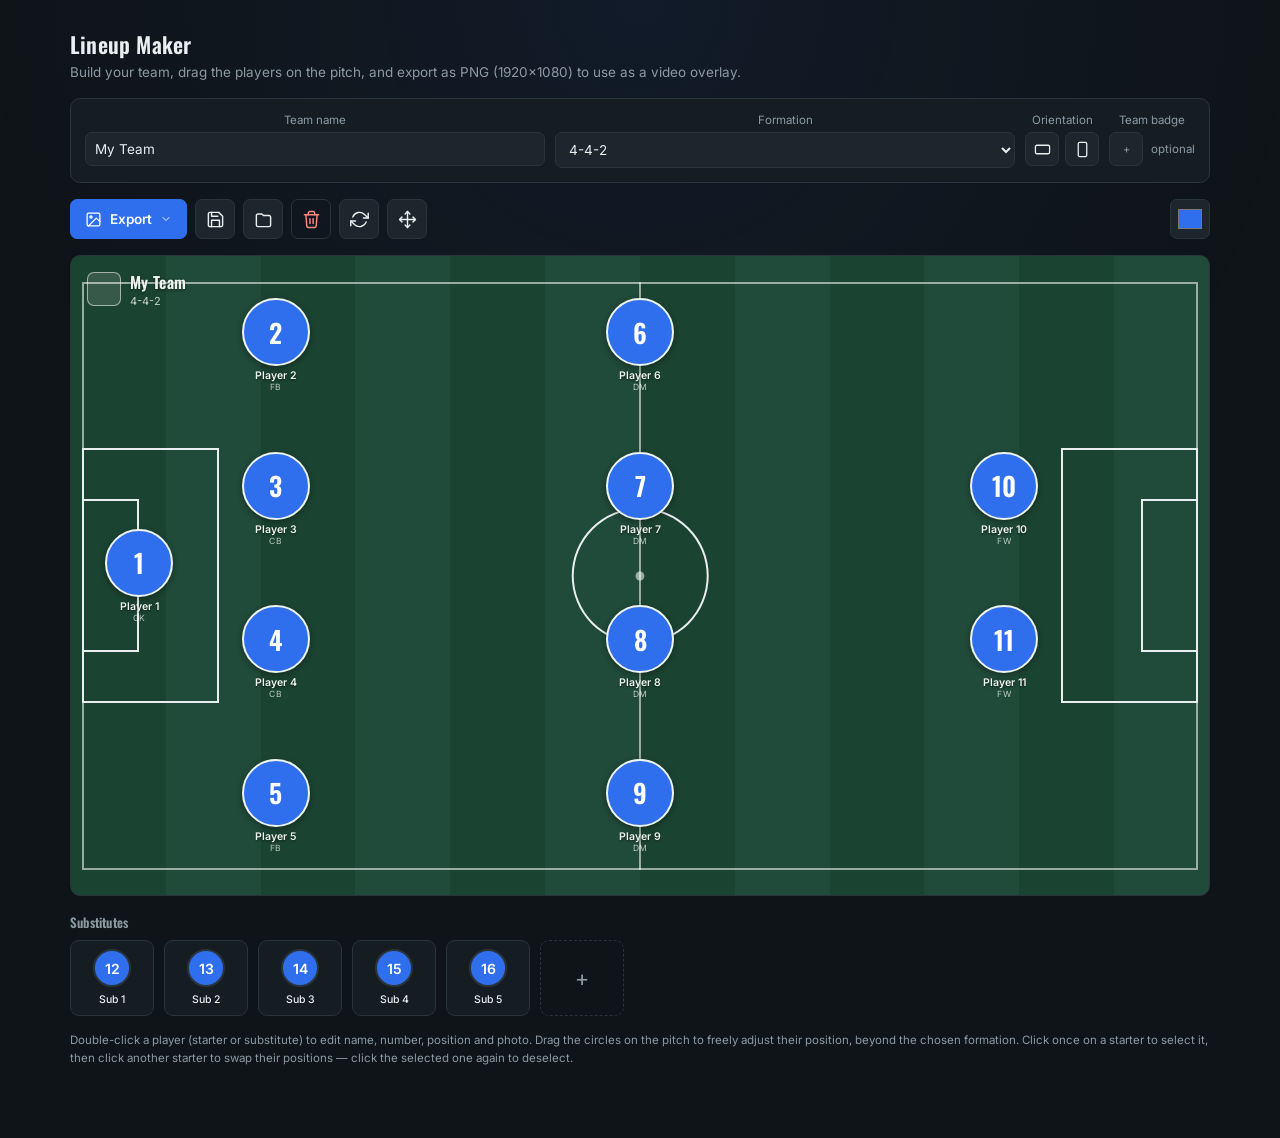
<file: escalação.html>
<!DOCTYPE html>
<html lang="en">
<head>
<meta charset="UTF-8">
<title>Lineup Maker</title>
<link rel="preconnect" href="https://fonts.googleapis.com">
<link href="https://fonts.googleapis.com/css2?family=Oswald:wght@500;600;700&family=Inter:wght@400;500;600;700&display=swap" rel="stylesheet">
<link rel="stylesheet" href="styles/base.css">
<link rel="stylesheet" href="styles/pitch.css">
<link rel="stylesheet" href="styles/bench.css">
<link rel="stylesheet" href="styles/modal.css">
</head>
<body>
<div class="app">

  <div class="top">
    <div>
      <h1>Lineup Maker</h1>
      <p>Build your team, drag the players on the pitch, and export as PNG (1920×1080) to use as a video overlay.</p>
    </div>
  </div>

  <div class="controls">
    <div class="field" id="teamNameField" style="position:relative;">
      <label>Team name</label>
      <input type="text" id="teamName" placeholder="E.g.: Liverpool" value="My Team">
      <div class="team-suggestions" id="teamSuggestions" hidden></div>
    </div>
    <div class="field">
      <label>Formation</label>
      <select id="formationSelect">
        <optgroup label="Back two">
          <option value="2-3-4-1">2-3-4-1</option>
        </optgroup>
        <optgroup label="Back four">
          <option value="4-4-2">4-4-2</option>
          <option value="4-3-3">4-3-3</option>
          <option value="4-2-3-1">4-2-3-1</option>
          <option value="4-1-4-1">4-1-4-1</option>
          <option value="4-3-1-2">4-3-1-2</option>
          <option value="4-4-1-1">4-4-1-1</option>
          <option value="4-5-1">4-5-1</option>
          <option value="4-2-2-2">4-2-2-2</option>
          <option value="4-3-2-1">4-3-2-1</option>
          <option value="4-1-3-2">4-1-3-2</option>
          <option value="4-1-2-3">4-1-2-3</option>
          <option value="4-2-4">4-2-4</option>
          <option value="4-2-1-3">4-2-1-3</option>
        </optgroup>
        <optgroup label="Back three">
          <option value="3-5-2">3-5-2</option>
          <option value="3-4-3">3-4-3</option>
          <option value="3-4-2-1">3-4-2-1</option>
          <option value="3-4-1-2">3-4-1-2</option>
          <option value="3-1-4-2">3-1-4-2</option>
          <option value="3-5-1-1">3-5-1-1</option>
          <option value="3-3-1-3">3-3-1-3</option>
          <option value="3-3-3-1">3-3-3-1</option>
          <option value="3-2-4-1">3-2-4-1</option>
        </optgroup>
        <optgroup label="Back five">
          <option value="5-3-2">5-3-2</option>
          <option value="5-2-3">5-2-3</option>
          <option value="5-4-1">5-4-1</option>
        </optgroup>
      </select>
    </div>
    <div class="field field-narrow">
      <label>Orientation</label>
      <div class="orientation-toggle" id="orientationToggle">
        <button type="button" class="icon-btn orientation-btn" id="orientLandscapeBtn" data-tip="Landscape (16:9)" aria-label="Landscape (16:9)" aria-pressed="true">
          <svg viewBox="0 0 24 24"><rect x="2" y="6" width="20" height="12" rx="2"/></svg>
        </button>
        <button type="button" class="icon-btn orientation-btn" id="orientPortraitBtn" data-tip="Portrait (9:16)" aria-label="Portrait (9:16)" aria-pressed="false">
          <svg viewBox="0 0 24 24"><rect x="6" y="2" width="12" height="20" rx="2"/></svg>
        </button>
      </div>
    </div>
    <div class="field field-narrow">
      <label>Team badge</label>
      <div style="display:flex;align-items:center;gap:8px;">
        <div class="badge-upload" id="badgeUpload">+</div>
        <input type="file" id="badgeFile" accept="image/*">
        <span style="font-size:11.5px;color:var(--muted);">optional</span>
      </div>
    </div>
  </div>

  <div class="actions-row">
    <div class="export-wrap" id="exportWrap">
      <button class="export-btn" id="exportMainBtn" aria-haspopup="true" aria-expanded="false">
        <svg viewBox="0 0 24 24"><rect x="3" y="3" width="18" height="18" rx="2"/><circle cx="8.5" cy="8.5" r="1.5"/><path d="M21 15l-5-5L5 21"/></svg>
        Export
        <svg class="chev" viewBox="0 0 24 24" stroke-width="2.5"><path d="M6 9l6 6 6-6"/></svg>
      </button>
      <div class="export-menu" id="exportMenu" role="menu">
        <button class="export-item" id="exportBtn" role="menuitem">
          <svg viewBox="0 0 24 24"><rect x="3" y="3" width="18" height="18" rx="2"/><circle cx="8.5" cy="8.5" r="1.5"/><path d="M21 15l-5-5L5 21"/></svg>
          <span class="label"><b id="exportBtnLabel">Export PNG (16:9)</b><span>Full lineup, pitch and name list</span></span>
        </button>
        <button class="export-item" id="exportIconsBtn" role="menuitem">
          <svg viewBox="0 0 24 24"><rect x="4" y="4" width="16" height="16" rx="3" stroke-dasharray="3 2.6"/><circle cx="12" cy="12" r="4.4" fill="currentColor" stroke="none"/></svg>
          <span class="label"><b>Export icons</b><span>Transparent background</span></span>
        </button>
        <button class="export-item" id="exportNoPitchBtn" role="menuitem">
          <svg viewBox="0 0 24 24"><rect x="3" y="3" width="18" height="18" rx="2"/><path d="M12 3v18"/><circle cx="12" cy="12" r="3.2"/><path d="M4 4l16 16" stroke-width="2"/></svg>
          <span class="label"><b>Export without pitch</b><span>Transparent pitch, keeps name list</span></span>
        </button>
      </div>
    </div>
    <button class="icon-btn" id="saveBtn" data-tip="Save lineup" aria-label="Save lineup">
      <svg viewBox="0 0 24 24"><path d="M19 21H5a2 2 0 0 1-2-2V5a2 2 0 0 1 2-2h11l5 5v11a2 2 0 0 1-2 2Z"/><path d="M17 21v-8H7v8"/><path d="M7 3v5h8"/></svg>
    </button>
    <button class="icon-btn" id="loadBtn" data-tip="Load lineup" aria-label="Load lineup">
      <svg viewBox="0 0 24 24"><path d="M3 7v12a2 2 0 0 0 2 2h14a2 2 0 0 0 2-2V9a2 2 0 0 0-2-2h-7l-2-2H5a2 2 0 0 0-2 2Z"/></svg>
    </button>
    <input type="file" id="loadFile" accept="application/json,.json">
    <button class="icon-btn ghost danger" id="resetBtn" data-tip="Clear all" aria-label="Clear all">
      <svg viewBox="0 0 24 24"><path d="M3 6h18"/><path d="M8 6V4a2 2 0 0 1 2-2h4a2 2 0 0 1 2 2v2"/><path d="M19 6l-1 14a2 2 0 0 1-2 2H8a2 2 0 0 1-2-2L5 6"/><path d="M10 11v6"/><path d="M14 11v6"/></svg>
    </button>
    <button class="icon-btn" id="resetPositionsBtn" data-tip="Reset positions" aria-label="Reset positions">
      <svg viewBox="0 0 24 24"><polyline points="23 4 23 10 17 10"/><polyline points="1 20 1 14 7 14"/><path d="M3.51 9a9 9 0 0 1 14.85-3.36L23 10M1 14l4.64 4.36A9 9 0 0 0 20.49 15"/></svg>
    </button>
    <button class="icon-btn" id="dragToggleBtn" data-tip="Enable drag" aria-label="Enable drag" aria-pressed="false">
      <svg viewBox="0 0 24 24"><polyline points="5 9 2 12 5 15"/><polyline points="9 5 12 2 15 5"/><polyline points="15 19 12 22 9 19"/><polyline points="19 9 22 12 19 15"/><line x1="2" y1="12" x2="22" y2="12"/><line x1="12" y1="2" x2="12" y2="22"/></svg>
    </button>
    <input type="color" class="icon-btn color-swatch-btn" id="teamColor" value="#2f6fed" data-tip="Color" aria-label="Color">
  </div>

  <div class="pitch-wrap" id="pitchWrap">
    <img class="pitch-badge-watermark" id="pitchBadgeWatermark" hidden>
    <div class="pl pl-boundary"></div>
    <div class="pl pl-halfline"></div>
    <div class="pl pl-circle"></div>
    <div class="pl pl-dot"></div>
    <div class="pl pl-box pl-box-left"></div>
    <div class="pl pl-box pl-box-left-small"></div>
    <div class="pl pl-box pl-box-right"></div>
    <div class="pl pl-box pl-box-right-small"></div>
    <div class="header-tag">
      <div class="hbadge" id="hbadgeShow"></div>
      <div class="htext">
        <div class="hname" id="hnameShow">My Team</div>
        <div class="hform" id="hformShow">4-4-2</div>
      </div>
    </div>
    <!-- tokens injected by JS -->
  </div>

  <div class="bench-section">
    <h2>Substitutes</h2>
    <div class="bench-strip" id="benchStrip"></div>
  </div>

  <p class="hint">Double-click a player (starter or substitute) to edit name, number, position and photo. Drag the circles on the pitch to freely adjust their position, beyond the chosen formation. Click once on a starter to select it, then click another starter to swap their positions — click the selected one again to deselect.</p>
</div>

<div class="modal-overlay" id="modalOverlay">
  <div class="modal">
    <h3 id="modalTitle">Edit player</h3>
    <div class="photo-picker">
      <div class="prev" id="modalPhotoPrev">photo</div>
      <div>
        <button class="btn small" id="modalPhotoBtn">Upload photo</button>
        <input type="file" id="modalPhotoFile" accept="image/*">
      </div>
    </div>
    <div class="row2">
      <div class="field">
        <label>Number</label>
        <input type="text" id="modalNumber" maxlength="2">
      </div>
      <div class="field">
        <label>Position</label>
        <input type="text" id="modalPos" maxlength="4">
      </div>
    </div>
    <div class="field">
      <label>Name</label>
      <input type="text" id="modalName" maxlength="22">
      <div class="name-suggestions" id="nameSuggestions" hidden></div>
    </div>
    <div class="modal-actions">
      <button class="btn ghost danger" id="modalRemovePhoto">Remove photo</button>
      <div style="display:flex;gap:8px;">
        <button class="btn ghost" id="modalCancel">Cancel</button>
        <button class="btn primary" id="modalSave">Save</button>
      </div>
    </div>
  </div>
</div>

<canvas id="exportCanvas" width="1280" height="720" style="display:none;"></canvas>

<script src="scripts/formation.js"></script>
<script src="scripts/state.js"></script>
<script src="scripts/media-utils.js"></script>
<script src="scripts/player-search.js"></script>
<script src="scripts/render.js"></script>
<script src="scripts/modal.js"></script>
<script src="scripts/controls.js"></script>
<script src="scripts/canvas-export.js"></script>
<script src="scripts/persistence.js"></script>
<script src="scripts/main.js"></script>
</body>
</html>
</file>
<file: styles/base.css>
:root{
  --ink:#0f1418;
  --panel:#161d22;
  --panel-2:#1d262c;
  --line:#2a343b;
  --text:#e9eef0;
  --muted:#8b9aa3;
  --pitch-a:#1b4332;
  --pitch-b:#204a3a;
  --chalk:#eef4ef;
  --accent:#2f6fed;
  --radius:10px;
  --kit-tint:#2f6fed;
}
*{box-sizing:border-box;}
/* wipe radial: usado quando a foto de um jogador é salva no modal, aplicado
   via JS só no ícone que de fato mudou (ver modalSave) — não é passivo em
   cima de qualquer <img> pra não repetir a cada re-render da tela inteira */
@keyframes photoWipeIn{
  from{ clip-path:circle(0% at 50% 50%); }
  to{ clip-path:circle(75% at 50% 50%); }
}
.photo-wipe-in{ animation:photoWipeIn .5s ease-out; }
html,body{overflow-x:hidden;}
body{
  margin:0;
  background:var(--ink);
  color:var(--text);
  font-family:'Inter',system-ui,sans-serif;
  min-height:100vh;
  width:100%;
  position:relative;
}
/* tingimento sutil do fundo com a cor da camisa escolhida; só cosmético
   do app, nunca entra na imagem exportada (que desenha só o campo) */
body::before{
  content:"";
  position:fixed; inset:0;
  background:radial-gradient(circle at 50% 0%, var(--kit-tint) 0%, transparent 60%);
  opacity:.08;
  pointer-events:none;
}
h1,h2,.jersey-num,.token-num{font-family:'Oswald',sans-serif;}
.app{
  max-width:1180px;
  width:100%;
  margin:0 auto;
  padding:28px 20px 60px;
  position:relative;
  z-index:1;
}
.top{
  display:flex;
  align-items:baseline;
  justify-content:space-between;
  gap:16px;
  margin-bottom:18px;
  flex-wrap:wrap;
}
.top h1{
  font-size:22px;
  font-weight:600;
  letter-spacing:.2px;
  margin:0;
}
.top p{
  margin:4px 0 0;
  color:var(--muted);
  font-size:13.5px;
}
/* flex em vez de grid de colunas iguais: cada campo ocupa só o espaço que
   precisa (Team name/Formation esticam pra usar o espaço disponível;
   Orientation/Team badge, que têm pouco conteúdo, ficam do tamanho do
   próprio conteúdo em vez de herdar uma coluna larga e sobrar vão vazio
   do lado — ver .field-narrow) */
.controls{
  display:flex;
  flex-wrap:wrap;
  gap:10px;
  background:var(--panel);
  border:1px solid var(--line);
  border-radius:var(--radius);
  padding:14px;
  margin-bottom:16px;
}
.field{flex:1 1 180px;}
.field.field-narrow{flex:0 0 auto;}
.field label{
  display:block;
  font-size:11.5px;
  color:var(--muted);
  margin-bottom:5px;
  text-align:center;
}
.field input[type=text],.field select{
  width:100%;
  background:var(--panel-2);
  border:1px solid var(--line);
  color:var(--text);
  border-radius:7px;
  padding:8px 9px;
  font-size:13.5px;
  font-family:inherit;
}
.btn{
  appearance:none;
  border:1px solid var(--line);
  background:var(--panel-2);
  color:var(--text);
  padding:9px 14px;
  border-radius:7px;
  font-size:13.5px;
  font-weight:500;
  cursor:pointer;
  font-family:inherit;
  transition:filter .15s ease, border-color .15s ease, background-color .15s ease, transform .1s ease;
}
.btn:hover{border-color:#3a464e; filter:brightness(1.1);}
.btn:active{transform:translateY(1px); filter:brightness(.92);}
.btn.primary{
  background:var(--accent);
  border-color:var(--accent);
  color:#fff;
  font-weight:600;
}
.btn.ghost{background:transparent;}
.btn.ghost:hover{background:rgba(255,255,255,.04);}
.btn.small{padding:6px 10px;font-size:12px;}
.btn.danger{color:#ff8a80;}
.actions-row{
  display:flex;
  gap:8px;
  align-items:center;
  flex-wrap:wrap;
  margin-bottom:16px;
}
/* botões da barra de ações: ícone + tooltip no hover, no lugar do texto no
   próprio botão (texto continua existindo, só que em data-tip/aria-label,
   pra não perder acessibilidade nem a leitura de tela) */
.icon-btn{
  appearance:none;
  border:1px solid var(--line);
  background:var(--panel-2);
  color:var(--text);
  width:40px;
  height:40px;
  border-radius:7px;
  cursor:pointer;
  display:flex;
  align-items:center;
  justify-content:center;
  font-family:inherit;
  position:relative;
  transition:filter .15s ease, border-color .15s ease, background-color .15s ease, transform .1s ease;
}
.icon-btn svg{width:19px;height:19px;stroke:currentColor;fill:none;stroke-width:1.8;stroke-linecap:round;stroke-linejoin:round;}
.icon-btn:hover{border-color:#3a464e; filter:brightness(1.1);}
.icon-btn:active{transform:translateY(1px); filter:brightness(.92);}
.icon-btn.primary{background:var(--accent);border-color:var(--accent);color:#fff;}
.icon-btn.ghost{background:transparent;}
.icon-btn.ghost:hover{background:rgba(255,255,255,.04);}
.icon-btn.danger{color:#ff8a80;}
.icon-btn.danger:hover{background:rgba(255,138,128,.08);border-color:rgba(255,138,128,.4);}
.icon-btn::after{
  content:attr(data-tip);
  position:absolute;
  bottom:calc(100% + 8px);
  left:50%;
  transform:translateX(-50%) translateY(4px);
  background:#0a0d10;
  border:1px solid var(--line);
  color:var(--text);
  font-size:12px;
  font-weight:500;
  padding:6px 10px;
  border-radius:6px;
  white-space:nowrap;
  opacity:0;
  pointer-events:none;
  transition:opacity .12s ease, transform .12s ease;
  z-index:10;
}
.icon-btn::before{
  content:"";
  position:absolute;
  bottom:calc(100% + 3px);
  left:50%;
  transform:translateX(-50%);
  border:5px solid transparent;
  border-top-color:#0a0d10;
  opacity:0;
  pointer-events:none;
  transition:opacity .12s ease;
  z-index:10;
}
.icon-btn:hover::after,.icon-btn:focus-visible::after{opacity:1; transform:translateX(-50%) translateY(0);}
.icon-btn:hover::before,.icon-btn:focus-visible::before{opacity:1;}

/* botão único de export com dropdown: substitui os 3 botões de ícone que
   existiam antes (Export PNG / ícones / sem campo) — eram parecidos
   demais um do outro na barra e fáceis de confundir num clique rápido */
.export-wrap{position:relative;}
.export-btn{
  appearance:none;
  border:1px solid var(--accent);
  background:var(--accent);
  color:#fff;
  height:40px;
  border-radius:7px;
  cursor:pointer;
  display:flex;
  align-items:center;
  gap:8px;
  padding:0 14px;
  font-size:13.5px;
  font-weight:600;
  font-family:inherit;
  transition:filter .15s ease, transform .1s ease;
}
.export-btn:hover{filter:brightness(1.1);}
.export-btn:active{transform:translateY(1px);}
.export-btn svg{width:17px;height:17px;stroke:currentColor;fill:none;stroke-width:1.8;stroke-linecap:round;stroke-linejoin:round;}
.export-btn .chev{width:12px;height:12px;transition:transform .15s ease;}
.export-btn.open .chev{transform:rotate(180deg);}
.export-menu{
  position:absolute;
  top:calc(100% + 6px);
  left:0;
  min-width:260px;
  background:var(--panel-2);
  border:1px solid var(--line);
  border-radius:9px;
  padding:6px;
  box-shadow:0 8px 24px rgba(0,0,0,.4);
  opacity:0;
  pointer-events:none;
  transform:translateY(-4px);
  transition:opacity .12s ease, transform .12s ease;
  z-index:20;
}
.export-menu.open{opacity:1; pointer-events:auto; transform:translateY(0);}
.export-item{
  display:flex;
  align-items:center;
  gap:10px;
  width:100%;
  padding:9px 10px;
  border-radius:6px;
  border:none;
  background:none;
  color:var(--text);
  font-family:inherit;
  font-size:13px;
  text-align:left;
  cursor:pointer;
}
.export-item:hover,.export-item:focus-visible{background:rgba(255,255,255,.06);}
.export-item svg{width:18px;height:18px;stroke:currentColor;fill:none;stroke-width:1.8;stroke-linecap:round;stroke-linejoin:round;flex-shrink:0;}
.export-item .label{display:flex;flex-direction:column;gap:1px;}
.export-item .label b{font-weight:600;font-size:13px;}
.export-item .label span{font-size:11px;color:var(--muted);}
.badge-upload{
  width:34px;height:34px;border-radius:7px;
  background:var(--panel-2);
  border:1px solid var(--line);
  display:flex;align-items:center;justify-content:center;
  cursor:pointer;overflow:hidden;flex-shrink:0;
  font-size:11px;color:var(--muted);text-align:center;
  transition:filter .15s ease, transform .1s ease;
}
.badge-upload:hover{filter:brightness(1.15);}
.badge-upload:active{transform:translateY(1px) scale(.96); filter:brightness(.9);}
/* contain (não cover): escudo aparece inteiro dentro do quadrado, sem
   cortar as bordas de escudos que não são quadrados */
.badge-upload img{width:100%;height:100%;object-fit:contain;}

/* dois ícones (paisagem/retrato) no lugar do dropdown de texto — mesma
   altura 34px dos outros campos da grade de controles, então reduz o
   icon-btn padrão (40x40) pra caber alinhado com o resto da linha */
.orientation-toggle{display:flex;gap:6px;}
.orientation-btn{width:34px;height:34px;}
.orientation-btn svg{width:17px;height:17px;stroke:currentColor;fill:none;stroke-width:1.8;}

/* seletor de cor: saiu do painel de controles, mora na barra de ações
   agora, empurrado pro extremo direito (mesma largura do campo abaixo,
   então a borda direita da barra já alinha com a borda direita do
   campo). Reaproveita o tamanho/tooltip do .icon-btn, só troca o padding
   pra caber a amostra de cor nativa do navegador dentro da caixa 40x40 */
.color-swatch-btn{margin-left:auto;padding:5px;}
</file>
<file: styles/pitch.css>
.pitch-wrap{
  position:relative;
  width:100%;
  aspect-ratio:16/9;
  border-radius:var(--radius);
  overflow:hidden;
  border:1px solid var(--line);
  background:
    repeating-linear-gradient(90deg,var(--pitch-a) 0 8.333%,var(--pitch-b) 8.333% 16.666%);
}
.pitch-lines{position:absolute;inset:0;}
.pl{
  position:absolute;
  border-color:rgba(255,255,255,.55);
  pointer-events:none;
  box-sizing:border-box;
}
.pl-boundary{left:1%;top:4%;width:98%;height:92%;border:2px solid;border-color:rgba(255,255,255,.55);}
.pl-halfline{left:50%;top:4%;width:2px;height:92%;background:rgba(255,255,255,.55);transform:translateX(-1px);}
/* círculos: largura e altura em % precisam manter a razão 16:9 do campo para não virar elipse */
.pl-circle{left:50%;top:50%;width:12%;height:21.34%;transform:translate(-50%,-50%);border:2px solid;border-radius:50%;}
.pl-dot{left:50%;top:50%;width:.8%;height:1.42%;transform:translate(-50%,-50%);background:rgba(255,255,255,.55);border-radius:50%;}
.pl-box{top:30%;width:12%;height:40%;border:2px solid;}
.pl-box-left{left:1%;}
.pl-box-right{right:1%;}
.pl-box-left-small{left:1%;top:38%;width:5%;height:24%;border:2px solid;}
.pl-box-right-small{right:1%;top:38%;width:5%;height:24%;border:2px solid;}

/* Campo em pé: mesmas marcações, giradas 90° (gols em cima/embaixo em vez
   de esquerda/direita). Cada regra troca esquerda<->topo e largura<->altura
   da versão paisagem correspondente, o que também mantém os círculos
   redondos (a razão 12%/21.34% só se inverte porque a proporção do
   container também inverteu, de 16:9 para 9:16). */
.pitch-wrap.portrait{
  aspect-ratio:9/16;
  background:
    repeating-linear-gradient(180deg,var(--pitch-a) 0 8.333%,var(--pitch-b) 8.333% 16.666%);
}
.pitch-wrap.portrait .pl-boundary{left:4%;top:1%;width:92%;height:98%;}
.pitch-wrap.portrait .pl-halfline{left:4%;top:50%;width:92%;height:2px;transform:translateY(-1px);}
.pitch-wrap.portrait .pl-circle{width:21.34%;height:12%;}
.pitch-wrap.portrait .pl-dot{width:1.42%;height:.8%;}
.pitch-wrap.portrait .pl-box{left:30%;top:auto;width:40%;height:12%;}
.pitch-wrap.portrait .pl-box-left{left:30%;top:1%;}
.pitch-wrap.portrait .pl-box-right{left:30%;right:auto;top:auto;bottom:1%;}
.pitch-wrap.portrait .pl-box-left-small{left:38%;top:1%;width:24%;height:5%;}
.pitch-wrap.portrait .pl-box-right-small{left:38%;right:auto;top:auto;bottom:1%;width:24%;height:5%;}
/* marca d'água do escudo: sem z-index de propósito, fica atrás das
   marcações (.pl) e dos jogadores (.token) por vir antes deles no DOM */
.pitch-badge-watermark{
  position:absolute; top:50%; left:50%;
  width:48%; height:48%;
  transform:translate(-50%,-50%);
  object-fit:contain;
  opacity:.1;
  pointer-events:none;
}
.header-tag{
  position:absolute;
  top:14px;left:16px;
  display:flex;align-items:center;gap:9px;
  z-index:5;
}
.header-tag .hbadge{
  width:34px;height:34px;border-radius:7px;
  background:rgba(255,255,255,.12);
  border:1.5px solid rgba(255,255,255,.55);
  overflow:hidden;flex-shrink:0;
}
/* contain (não cover): escudo aparece inteiro, sem cortar as bordas */
.header-tag .hbadge img{width:100%;height:100%;object-fit:contain;}
.header-tag .htext .hname{
  color:var(--chalk);
  font-family:'Oswald',sans-serif;
  font-size:16px;font-weight:600;letter-spacing:.3px;
  text-shadow:0 1px 3px rgba(0,0,0,.5);
}
.header-tag .htext .hform{
  color:rgba(255,255,255,.75);
  font-size:11px;
}
.token{
  position:absolute;
  transform:translate(-50%,-50%);
  display:flex;flex-direction:column;align-items:center;
  cursor:pointer;
  user-select:none;
  touch-action:none;
  z-index:4;
  width:76px;
}
/* arrasto só vira "grab" quando ligado no botão dedicado (dragEnabled em
   render.js); desligado, o cursor de ponteiro normal já indica que só o
   clique (seleção/troca/edição) funciona */
.pitch-wrap.drag-enabled .token{cursor:grab;}
.pitch-wrap.drag-enabled .token:active{cursor:grabbing;}
.token .circle{
  width:68px;height:68px;border-radius:50%;
  border:2.5px solid var(--chalk);
  display:flex;align-items:center;justify-content:center;
  overflow:hidden;
  box-shadow:0 2px 6px rgba(0,0,0,.35);
  background:var(--kit,var(--accent));
}
.token .circle img{width:100%;height:100%;object-fit:cover;}
/* com foto, some o círculo colorido/borda/sombra — só a foto, mesmo
   tamanho de sempre, cantos arredondados pequenos em vez de círculo */
.token .circle.has-photo{
  background:none;border:none;box-shadow:none;border-radius:8px;
}
.token .token-num{color:#fff;font-size:26px;font-weight:600;}
.token .tname{
  margin-top:3px;
  color:var(--chalk);
  font-size:10.5px;
  font-weight:600;
  text-align:center;
  text-shadow:0 1px 3px rgba(0,0,0,.6);
  max-width:76px;
  overflow:hidden;text-overflow:ellipsis;white-space:nowrap;
}
.token .tpos{
  color:rgba(255,255,255,.7);
  font-size:8.5px;
  letter-spacing:.4px;
}

/* seleção pra troca de posição (clique simples): pulso no anel do círculo,
   deixa óbvio que esse ícone está "armado" esperando o clique em outro
   titular pra trocar de lugar */
@keyframes swapSelectPulse{
  0%,100%{ box-shadow:0 2px 6px rgba(0,0,0,.35), 0 0 0 0 rgba(255,255,255,.6); }
  50%{ box-shadow:0 2px 6px rgba(0,0,0,.35), 0 0 0 8px rgba(255,255,255,0); }
}
.token.swap-selected .circle{
  animation:swapSelectPulse 1.1s ease-in-out infinite;
}
</file>
<file: styles/bench.css>
.bench-section{margin-top:16px;}
.bench-section h2{
  font-size:13px;font-weight:600;color:var(--muted);
  margin:0 0 8px;letter-spacing:.2px;
}
.bench-strip{
  display:flex;gap:10px;overflow-x:auto;
  padding-bottom:6px;
}
.bench-card{
  flex:0 0 auto;
  width:84px;
  background:var(--panel);
  border:1px solid var(--line);
  border-radius:9px;
  padding:8px 6px 9px;
  text-align:center;
  cursor:pointer;
}
.bench-card .circle{
  width:38px;height:38px;border-radius:50%;
  margin:0 auto 6px;
  border:2px solid var(--line);
  display:flex;align-items:center;justify-content:center;
  overflow:hidden;
  background:var(--kit,var(--accent));
}
.bench-card .circle img{width:100%;height:100%;object-fit:cover;}
/* com foto, some o círculo colorido/borda — só a foto, mesmo tamanho de
   sempre, cantos arredondados pequenos em vez de círculo */
.bench-card .circle.has-photo{background:none;border:none;border-radius:6px;}
.bench-card .circle .num{color:#fff;font-size:14px;font-weight:600;}
.bench-card .bname{font-size:10.5px;font-weight:500;overflow:hidden;text-overflow:ellipsis;white-space:nowrap;}
.bench-card .bpos{font-size:9px;color:var(--muted);}
.bench-add{
  flex:0 0 auto;width:84px;
  border:1px dashed var(--line);
  border-radius:9px;
  display:flex;align-items:center;justify-content:center;
  color:var(--muted);font-size:22px;cursor:pointer;
  background:transparent;
  transition:filter .15s ease, border-color .15s ease, transform .1s ease;
}
.bench-add:hover{filter:brightness(1.2); border-color:#3a464e;}
.bench-add:active{transform:translateY(1px) scale(.96); filter:brightness(.85);}
</file>
<file: styles/modal.css>
.modal-overlay{
  position:fixed;inset:0;background:rgba(0,0,0,.55);
  display:none;align-items:center;justify-content:center;z-index:50;
  padding:16px;
}
.modal-overlay.open{display:flex;}
.modal{
  background:var(--panel);
  border:1px solid var(--line);
  border-radius:12px;
  padding:20px;
  width:100%;max-width:340px;
}
.modal h3{margin:0 0 14px;font-size:15px;font-weight:600;}
.modal .field{margin-bottom:10px;}
.modal .row2{display:flex;gap:10px;}
.modal .row2 .field{flex:1;}
.photo-picker{
  display:flex;align-items:center;gap:10px;margin-bottom:12px;
}
.photo-picker .prev{
  width:52px;height:52px;border-radius:50%;
  background:var(--panel-2);border:1px solid var(--line);
  overflow:hidden;display:flex;align-items:center;justify-content:center;
  color:var(--muted);font-size:10px;flex-shrink:0;
}
.photo-picker .prev img{width:100%;height:100%;object-fit:cover;}
.name-suggestions{
  margin-top:6px;border:1px solid var(--line);border-radius:8px;
  overflow:hidden;background:var(--panel-2);
}
.name-suggestions .suggestion{
  display:flex;align-items:center;gap:8px;padding:6px 8px;cursor:pointer;
}
.name-suggestions .suggestion:hover{background:var(--panel);}
.name-suggestions .suggestion+.suggestion{border-top:1px solid var(--line);}
.name-suggestions .suggestion img{
  width:28px;height:28px;border-radius:50%;object-fit:cover;
  flex-shrink:0;background:var(--panel);
}
.name-suggestions .suggestion-text{display:flex;flex-direction:column;overflow:hidden;}
.name-suggestions .suggestion-name{font-size:12px;font-weight:600;white-space:nowrap;overflow:hidden;text-overflow:ellipsis;}
.name-suggestions .suggestion-sub{font-size:10.5px;color:var(--muted);white-space:nowrap;overflow:hidden;text-overflow:ellipsis;}
/* mesmo visual do dropdown de sugestão de jogador, mas flutuando por cima
   do grid de controles (não pode empurrar os outros campos pra baixo) */
.team-suggestions{
  position:absolute; top:100%; left:0; right:0; margin-top:6px;
  border:1px solid var(--line); border-radius:8px;
  overflow:hidden; background:var(--panel-2); z-index:20;
}
.team-suggestions .suggestion{display:flex;align-items:center;gap:8px;padding:6px 8px;cursor:pointer;}
.team-suggestions .suggestion:hover{background:var(--panel);}
.team-suggestions .suggestion+.suggestion{border-top:1px solid var(--line);}
.team-suggestions .suggestion img{width:28px;height:28px;object-fit:contain;flex-shrink:0;background:var(--panel);border-radius:4px;}
.team-suggestions .suggestion-text{display:flex;flex-direction:column;overflow:hidden;}
.team-suggestions .suggestion-name{font-size:12px;font-weight:600;white-space:nowrap;overflow:hidden;text-overflow:ellipsis;}
.team-suggestions .suggestion-sub{font-size:10.5px;color:var(--muted);white-space:nowrap;overflow:hidden;text-overflow:ellipsis;}
.modal-actions{display:flex;justify-content:space-between;margin-top:16px;gap:8px;}
/* usado pelos três inputs de arquivo escondidos (foto de jogador, escudo,
   carregar escalação) — todos abertos via clique num botão/elemento próprio */
input[type=file]{display:none;}
.hint{font-size:11.5px;color:var(--muted);margin-top:10px;line-height:1.5;}
</file>
